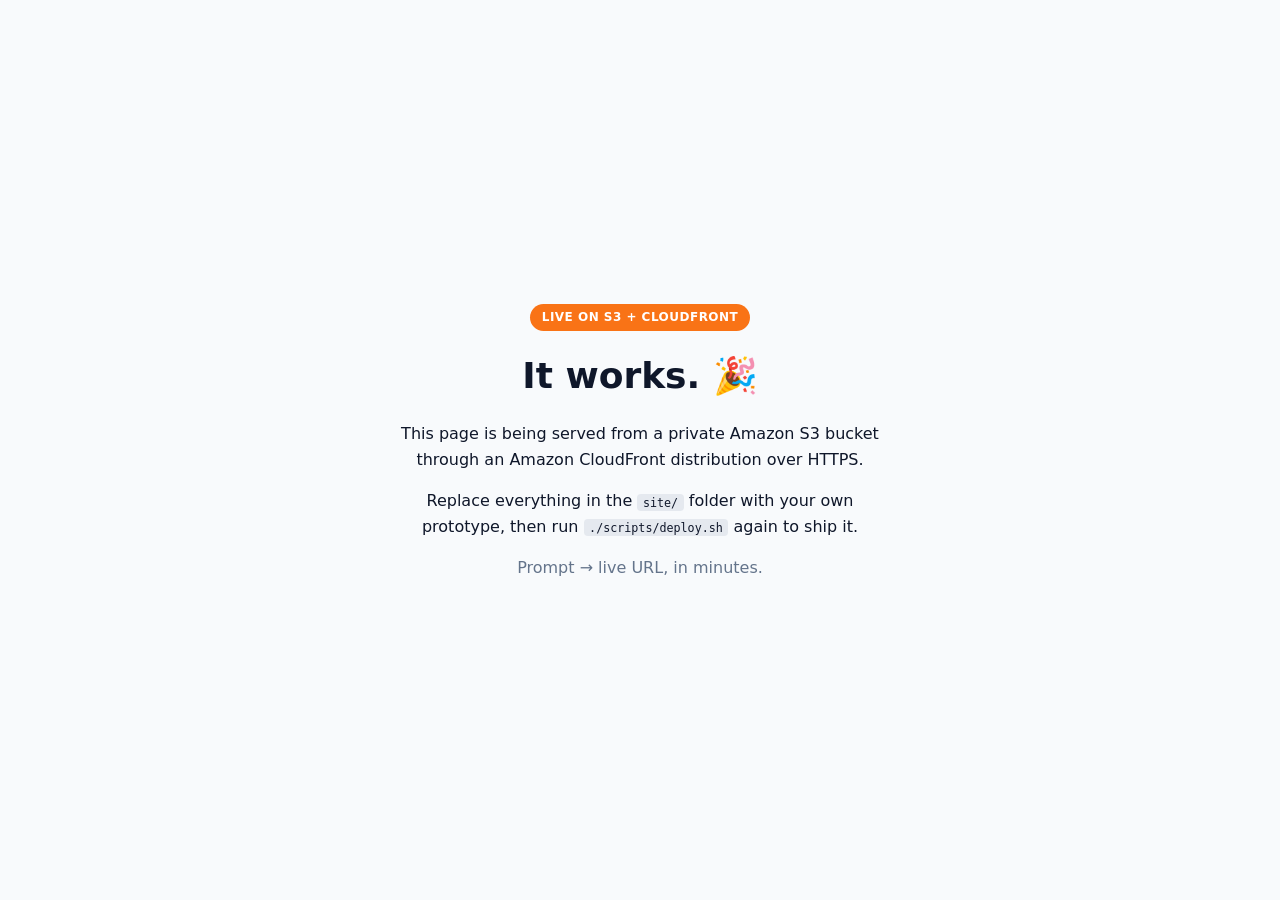
<file: site/index.html>
<!DOCTYPE html>
<html lang="en">
<head>
  <meta charset="utf-8" />
  <meta name="viewport" content="width=device-width, initial-scale=1" />
  <title>It works — AWS static site starter</title>
  <link rel="stylesheet" href="styles.css" />
</head>
<body>
  <main>
    <p class="badge">Live on S3 + CloudFront</p>
    <h1>It works. 🎉</h1>
    <p>
      This page is being served from a private Amazon S3 bucket through an
      Amazon CloudFront distribution over HTTPS.
    </p>
    <p>
      Replace everything in the <code>site/</code> folder with your own
      prototype, then run <code>./scripts/deploy.sh</code> again to ship it.
    </p>
    <p class="muted">Prompt → live URL, in minutes.</p>
  </main>
</body>
</html>
</file>
<file: site/styles.css>
:root {
  color-scheme: light dark;
  --fg: #0f172a;
  --muted: #64748b;
  --accent: #f97316;
  --bg: #f8fafc;
}

@media (prefers-color-scheme: dark) {
  :root {
    --fg: #e2e8f0;
    --muted: #94a3b8;
    --bg: #0f172a;
  }
}

* { box-sizing: border-box; }

body {
  margin: 0;
  min-height: 100vh;
  display: grid;
  place-items: center;
  padding: 2rem;
  font-family: system-ui, -apple-system, "Segoe UI", Roboto, sans-serif;
  color: var(--fg);
  background: var(--bg);
}

main {
  max-width: 32rem;
  text-align: center;
  line-height: 1.6;
}

.badge {
  display: inline-block;
  margin: 0 0 1rem;
  padding: 0.25rem 0.75rem;
  border-radius: 999px;
  font-size: 0.75rem;
  font-weight: 600;
  letter-spacing: 0.04em;
  text-transform: uppercase;
  color: #fff;
  background: var(--accent);
}

h1 { font-size: 2.25rem; margin: 0 0 1rem; }

code {
  padding: 0.1rem 0.35rem;
  border-radius: 4px;
  font-size: 0.9em;
  background: rgba(148, 163, 184, 0.2);
}

.muted { color: var(--muted); }

a { color: var(--accent); }
</file>
